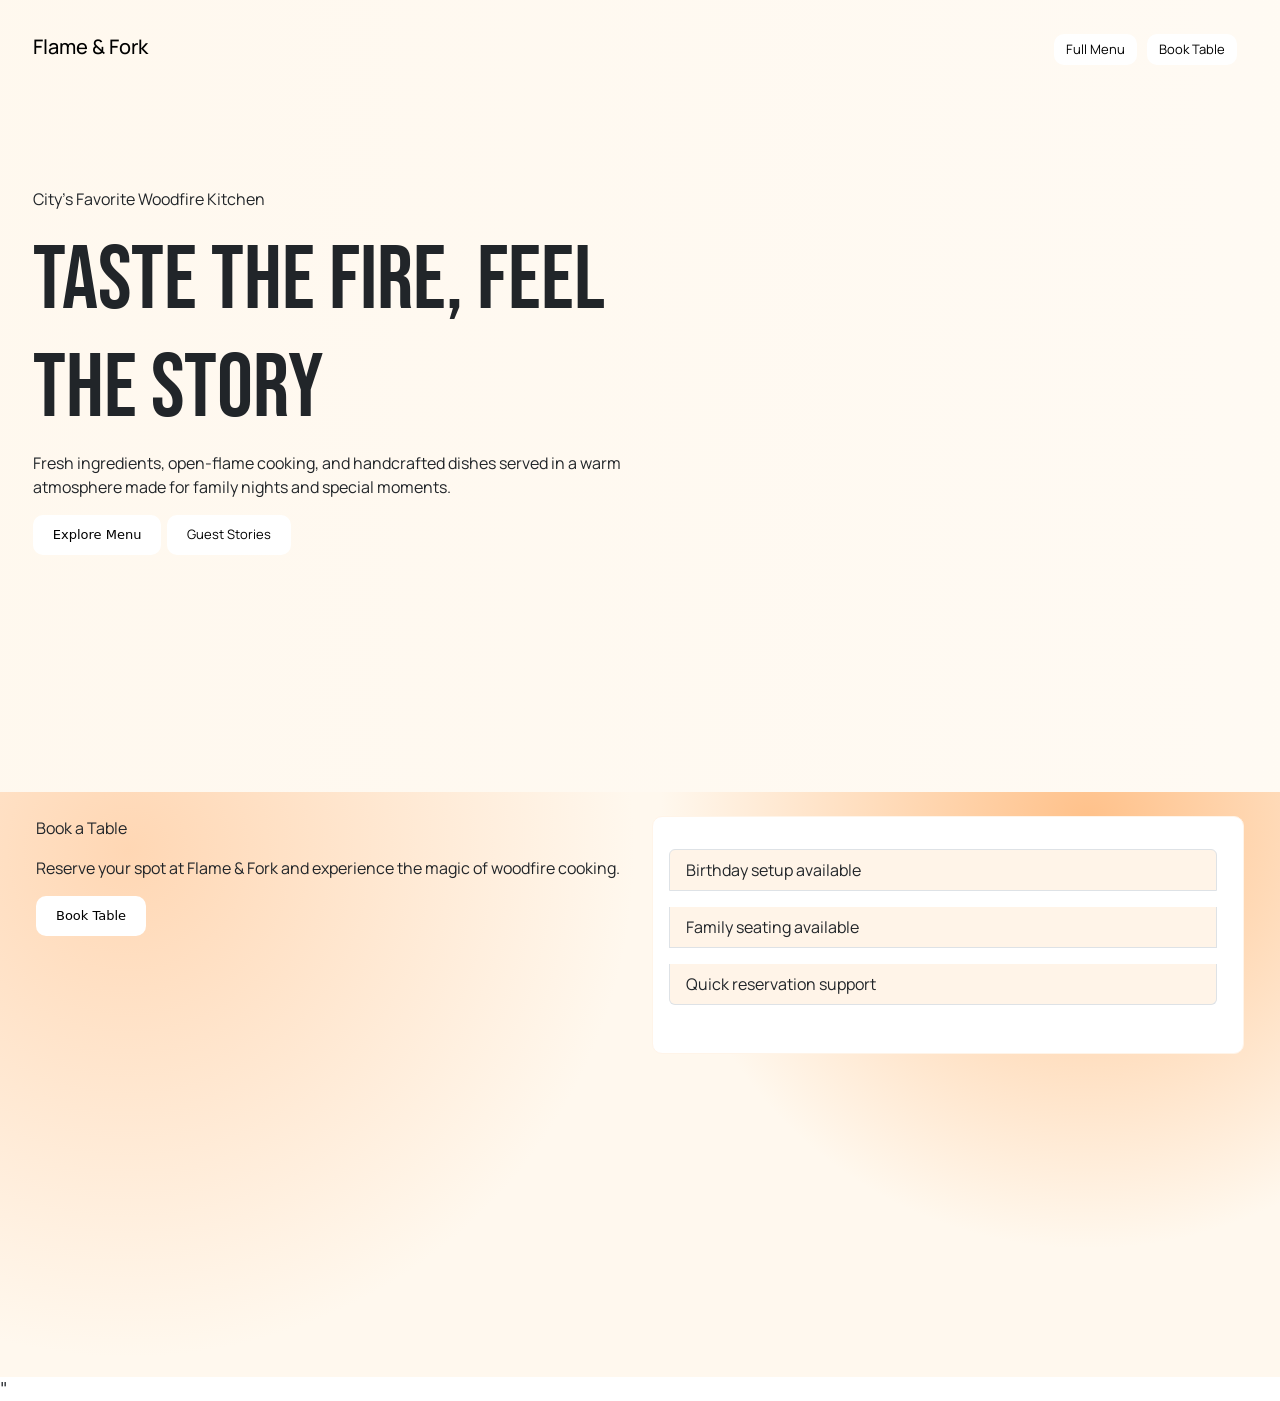
<file: Bootstrap/index.html>
<!doctype html>
<html lang="en">

<head>
    <meta charset="utf-8">
    <meta name="viewport" content="width=device-width, initial-scale=1">
    <title>Bootstrap demo</title>
    <link rel="stylesheet" href="style.css">
    <link href="https://cdn.jsdelivr.net/npm/bootstrap@5.3.8/dist/css/bootstrap.min.css" rel="stylesheet"
        integrity="sha384-sRIl4kxILFvY47J16cr9ZwB07vP4J8+LH7qKQnuqkuIAvNWLzeN8tE5YBujZqJLB" crossorigin="anonymous">
    <link rel="preconnect" href="https://fonts.googleapis.com">
    <link rel="preconnect" href="https://fonts.gstatic.com" crossorigin>
    <link href="https://fonts.googleapis.com/css2?family=Bebas+Neue&family=Manrope:wght@200..800&display=swap"
        rel="stylesheet">

    <link href="https://unpkg.com/aos@2.3.1/dist/aos.css" rel="stylesheet">
</head>

<body>


    <div id="main">
        <header class="header">
            <nav class="navbar navbar-expand-lg bg-transparent" data-aos="fade-down" data-aos-easing="linear"
                data-aos-duration="700">
                <div class="container-fluid">
                    <h3> <a class="navbar-brand" href="#">Flame & Fork</a></h3>
                    <button class="navbar-toggler" type="button" data-bs-toggle="collapse" data-bs-target="#navbarNav"
                        aria-controls="navbarNav" aria-expanded="false" aria-label="Toggle navigation">
                        <span class="navbar-toggler-icon"></span>
                    </button>
                    <div class="collapse navbar-collapse" id="navbarNav">
                        <ul class="navbar-nav ms-auto">

                            <li class="nav-item">
                                <button type="button" class="btn btn-primary" data-bs-toggle="modal"
                                    data-bs-target="#exampleModal">
                                    Full Menu
                                </button>
                            </li>

                            <li class="nav-item">
                                <button type="button" class="btn btn-primary" data-bs-toggle="modal"
                                    data-bs-target="#exampleModal">
                                    Book Table
                                </button>
                            </li>

                        </ul>
                    </div>
                </div>
            </nav>

            <div class="header-content">
                <div class="container-fluid">
                    <div class="row">
                        <div class="col-md-6">
                            <div class="header-text">
                                <p data-aos="fade-up-right" data-aos-easing="linear" data-aos-duration="800">City's
                                    Favorite Woodfire Kitchen</p>
                                <h1 data-aos="fade-up" data-aos-easing="linear" data-aos-duration="800">Taste the Fire,
                                    Feel the Story</h1>
                                <p data-aos="fade-up-left" data-aos-easing="linear" data-aos-duration="800">Fresh
                                    ingredients, open-flame cooking, and handcrafted dishes served in a warm atmosphere
                                    made for family nights and special moments.

                                </p>
                                <div class="header-btn" data-aos="fade-up" data-aos-easing="linear"
                                    data-aos-duration="800">
                                    <button>Explore Menu</button>
                                    <a href="#reservation"><button>Guest Stories</button></a>
                                </div>
                            </div>
                        </div>
                    </div>
                </div>
            </div>



        </header>

        <section id="BookATable">
            <div class="container-fluid">
                <div class="row">
                    <div class="col-md-6">
                        <div class="BookAtablecontent header-text">
                            <p>Book a Table</p>
                            <p>Reserve your spot at Flame & Fork and experience the magic of woodfire cooking.</p>
                            <button type="button" class="btn btn-primary" data-bs-toggle="modal"
                                data-bs-target="#exampleModal">
                                Book Table
                            </button>
                        </div>
                    </div>
                    <div class="col-md-6">
                        <div class="BookAtableList">
                            <ul class="list-group">
                                <li class="list-group-item">Birthday setup available

                                </li>
                                <li class="list-group-item">Family seating available

                                </li>
                                <li class="list-group-item">Quick reservation support

                                </li>
                            </ul>
                        </div>
                    </div>
                </div>
            </div>
        </section>

        "




    </div>

    <!-- Full Menu Modal -->
    <div class="modal fade" id="exampleModal" tabindex="-1" aria-labelledby="exampleModalLabel" aria-hidden="true">
        <div class="modal-dialog">
            <div class="modal-content">
                <button type="button" class="btn-close ms-auto" data-bs-dismiss="modal" aria-label="Close"></button>
                <div class="modal-header">
                    <div class="d-flex align-items-start gap-3 flex-column">
                        <div><span class="badge rounded-pill text-bg-primary">Full Menu</span></div>
                        <h1 class="modal-title fs-5" id="exampleModalLabel">All Food and Coffee Items
                        </h1>
                    </div>
                </div>
                <div class="modal-body" data-aos="fade-up" data-aos-duration="500" data-aos-easing="ease-out-cubic">
                    <div class="menu-dialog-list">
                        <article class="menu-line" data-aos="fade-right" data-aos-easing="linear" data-aos-duration="1500">
                            <div>
                                <p class="menu-line-title">Smoky Ribeye Steak</p>
                                <p class="menu-line-cat">Main Dish</p>
                            </div>
                            <div class="menu-order-controls">
                                <p class="menu-line-price">$31</p>
                                <div class="qty-box"><button type="button"
                                        class="qty-btn">-</button><span>0</span><button type="button"
                                        class="qty-btn">+</button></div>
                            </div>
                        </article>
                        <article class="menu-line" data-aos="fade-right" data-aos-easing="linear" data-aos-duration="600">
                            <div>
                                <p class="menu-line-title">Fire Roasted Salmon</p>
                                <p class="menu-line-cat">Main Dish</p>
                            </div>
                            <div class="menu-order-controls">
                                <p class="menu-line-price">$26</p>
                                <div class="qty-box"><button type="button"
                                        class="qty-btn">-</button><span>0</span><button type="button"
                                        class="qty-btn">+</button></div>
                            </div>
                        </article>
                        <article class="menu-line" data-aos="fade-right" data-aos-easing="linear" data-aos-duration="700">
                            <div>
                                <p class="menu-line-title">Truffle Mushroom Pasta</p>
                                <p class="menu-line-cat">Main Dish</p>
                            </div>
                            <div class="menu-order-controls">
                                <p class="menu-line-price">$22</p>
                                <div class="qty-box"><button type="button"
                                        class="qty-btn">-</button><span>0</span><button type="button"
                                        class="qty-btn">+</button></div>
                            </div>
                        </article>
                        <article class="menu-line" data-aos="fade-right" data-aos-easing="linear" data-aos-duration="800">
                            <div>
                                <p class="menu-line-title">Grilled Chicken Bowl</p>
                                <p class="menu-line-cat">Main Dish</p>
                            </div>
                            <div class="menu-order-controls">
                                <p class="menu-line-price">$18</p>
                                <div class="qty-box"><button type="button"
                                        class="qty-btn">-</button><span>0</span><button type="button"
                                        class="qty-btn">+</button></div>
                            </div>
                        </article>
                        <article class="menu-line" data-aos="fade-right" data-aos-easing="linear" data-aos-duration="900">
                            <div>
                                <p class="menu-line-title">Caramel Latte</p>
                                <p class="menu-line-cat">Coffee</p>
                            </div>
                            <div class="menu-order-controls">
                                <p class="menu-line-price">$7</p>
                                <div class="qty-box"><button type="button"
                                        class="qty-btn">-</button><span>0</span><button type="button"
                                        class="qty-btn">+</button></div>
                            </div>
                        </article>
                        <article class="menu-line" data-aos="fade-right" data-aos-easing="linear" data-aos-duration="1000">
                            <div>
                                <p class="menu-line-title">Iced Mocha</p>
                                <p class="menu-line-cat">Coffee</p>
                            </div>
                            <div class="menu-order-controls">
                                <p class="menu-line-price">$6</p>
                                <div class="qty-box"><button type="button"
                                        class="qty-btn">-</button><span>0</span><button type="button"
                                        class="qty-btn">+</button></div>
                            </div>
                        </article>
                        <article class="menu-line" data-aos="fade-right" data-aos-easing="linear" data-aos-duration="1100">
                            <div>
                                <p class="menu-line-title">Classic Cappuccino</p>
                                <p class="menu-line-cat">Coffee</p>
                            </div>
                            <div class="menu-order-controls">
                                <p class="menu-line-price">$5</p>
                                <div class="qty-box"><button type="button"
                                        class="qty-btn">-</button><span>0</span><button type="button"
                                        class="qty-btn">+</button></div>
                            </div>
                        </article>
                        <article class="menu-line" data-aos="fade-right" data-aos-easing="linear" data-aos-duration="1200">
                            <div>
                                <p class="menu-line-title">Spanish Cortado</p>
                                <p class="menu-line-cat">Coffee</p>
                            </div>
                            <div class="menu-order-controls">
                                <p class="menu-line-price">$6</p>
                                <div class="qty-box"><button type="button"
                                        class="qty-btn">-</button><span>0</span><button type="button"
                                        class="qty-btn">+</button></div>
                            </div>
                        </article>
                    </div>
                </div>
                <div class="modal-footer">
                    <button type="button" class="btn btn-secondary" data-bs-dismiss="modal">Close</button>
                    <button type="button" class="btn btn-primary">Save changes</button>
                </div>
            </div>
        </div>
    </div>

    <script src="https://cdn.jsdelivr.net/npm/bootstrap@5.3.8/dist/js/bootstrap.bundle.min.js"
        integrity="sha384-FKyoEForCGlyvwx9Hj09JcYn3nv7wiPVlz7YYwJrWVcXK/BmnVDxM+D2scQbITxI"
        crossorigin="anonymous"></script>
    <script src="https://unpkg.com/aos@2.3.1/dist/aos.js"></script>
    <script>
        AOS.init();

        const modalElement = document.getElementById("exampleModal");
        const modalContent = modalElement.querySelector(".modal-content");

        modalElement.addEventListener("show.bs.modal", () => {
            modalContent.classList.remove("modal-pop");
            void modalContent.offsetWidth;

            modalContent.classList.add("modal-pop");
        });

     
    </script>
</body>

</html>
</file>
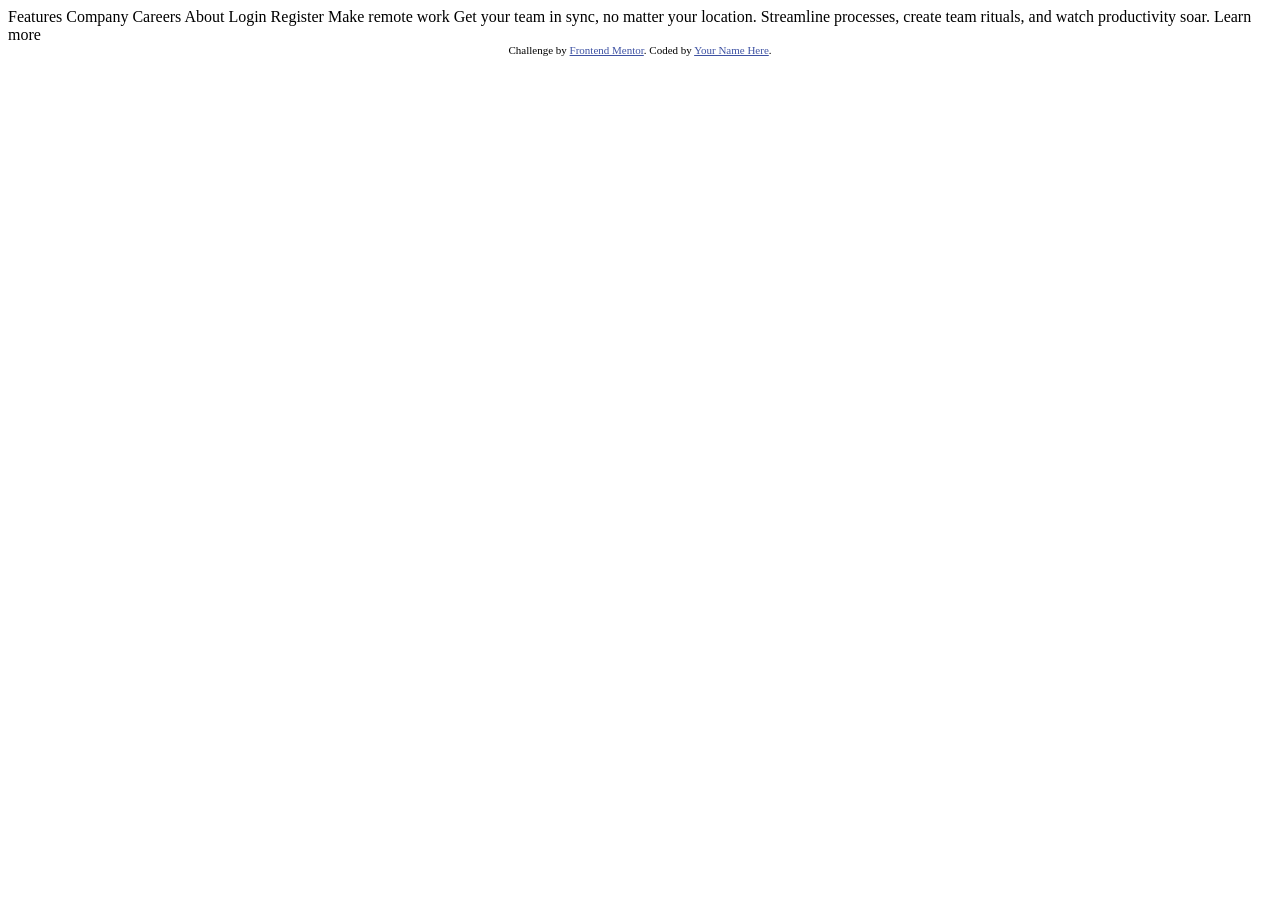
<file: intro-section-with-dropdown-navigation-main/index.html>
<!DOCTYPE html>
<html lang="en">
<head>
  <meta charset="UTF-8">
  <meta name="viewport" content="width=device-width, initial-scale=1.0"> <!-- displays site properly based on user's device -->

  <link rel="icon" type="image/png" sizes="32x32" href="./images/favicon-32x32.png">
  
  <title>Frontend Mentor | Intro section with dropdown navigation</title>

  <!-- Feel free to remove these styles or customise in your own stylesheet 👍 -->
  <style>
    .attribution { font-size: 0.6875rem; text-align: center; }
    .attribution a { color: hsl(228, 45%, 44%); }
  </style>
</head>
<body>

  Features
  Company
  Careers
  About

  Login
  Register

  Make remote work

  Get your team in sync, no matter your location. Streamline processes, 
  create team rituals, and watch productivity soar.

  Learn more
  
  <footer class="attribution">
    Challenge by <a href="https://www.frontendmentor.io?ref=challenge">Frontend Mentor</a>. 
    Coded by <a href="#">Your Name Here</a>.
  </footer>
</body>
</html>
</file>
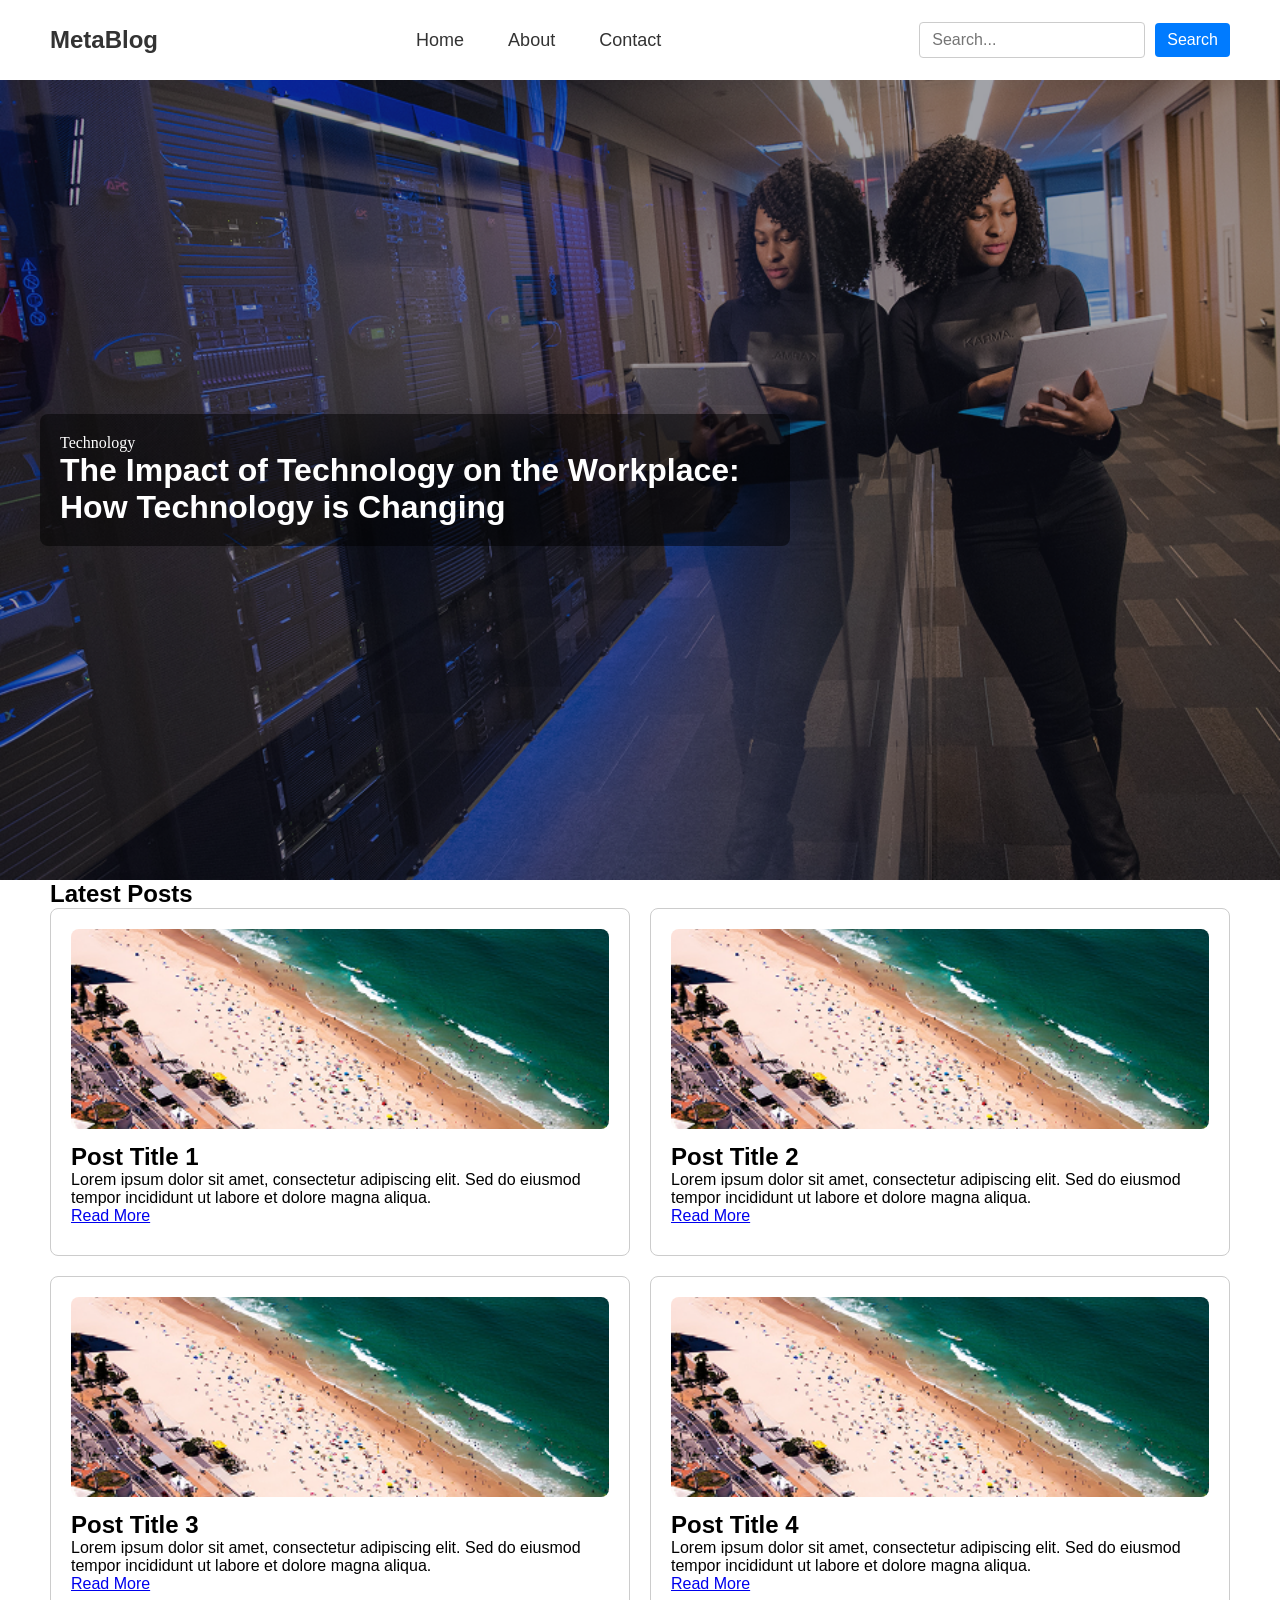
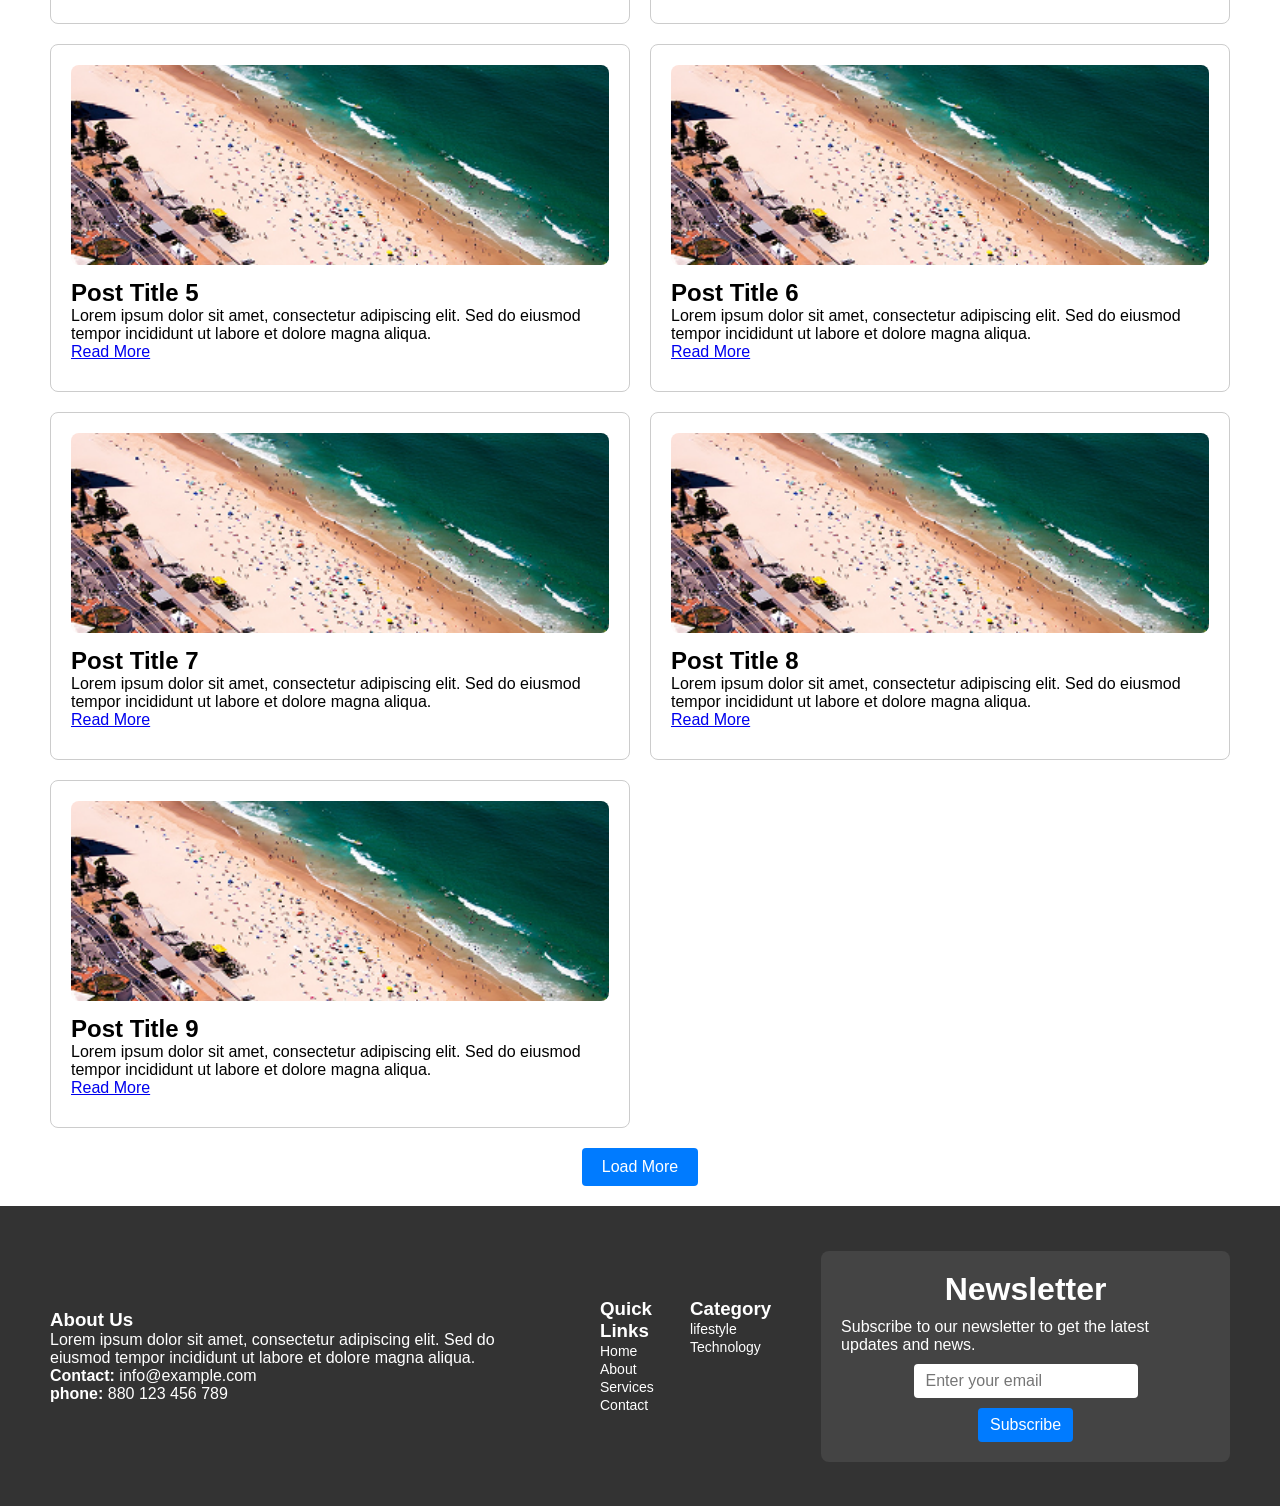
<file: last task/index.html>
<!DOCTYPE html>
<html lang="en">

<head>
    <meta charset="UTF-8">
    <meta name="viewport" content="width=device-width, initial-scale=1.0">
    <title>Document</title>
    <!-- styles -->
    <link rel="stylesheet" href="style.css">
</head>

<body>
    <div id="app">
        <nav>
            <div class="logo">
                <h1>MetaBlog</h1>
            </div>
            <ul class="nav-links">
                <li><a href="#">Home</a></li>
                <li><a href="#">About</a></li>
                <li><a href="#">Contact</a></li>
            </ul>
            <div class="search-bar">
                <input type="search" placeholder="Search...">
                <button>Search</button>
            </div>

        </nav>


        <div class="hero">
            <div class="content">
                <div>Technology</div>
                <h1>The Impact of Technology on the Workplace: How Technology 
                    is Changing</h1>

            </div>
        </div>




        <section class="blog-posts">
            <h1>Latest Posts</h1>
            <div class="grid-post">
                <div class="post">
                    <img src="./imagess.png" alt="Post Image">
                    <div class="post-content">
                        <h2>Post Title 1</h2>
                        <p>Lorem ipsum dolor sit amet, consectetur adipiscing elit. Sed do eiusmod tempor incididunt ut labore et dolore magna aliqua.</p>
                        <a href="#">Read More</a>
                    </div>
                </div>
                 <div class="post">
                    <img src="./imagess.png" alt="Post Image">
                    <div class="post-content">
                        <h2>Post Title 2</h2>
                        <p>Lorem ipsum dolor sit amet, consectetur adipiscing elit. Sed do eiusmod tempor incididunt ut labore et dolore magna aliqua.</p>
                        <a href="#">Read More</a>
                    </div>
                </div>
                 <div class="post">
                    <img src="./imagess.png" alt="Post Image">
                    <div class="post-content">
                        <h2>Post Title 3</h2>
                        <p>Lorem ipsum dolor sit amet, consectetur adipiscing elit. Sed do eiusmod tempor incididunt ut labore et dolore magna aliqua.</p>
                        <a href="#">Read More</a>
                    </div>
                </div>
                 <div class="post">
                    <img src="./imagess.png" alt="Post Image">
                    <div class="post-content">
                        <h2>Post Title 4</h2>
                        <p>Lorem ipsum dolor sit amet, consectetur adipiscing elit. Sed do eiusmod tempor incididunt ut labore et dolore magna aliqua.</p>
                        <a href="#">Read More</a>
                    </div>
                </div>
                 <div class="post">
                    <img src="./imagess.png" alt="Post Image">
                    <div class="post-content">
                        <h2>Post Title 5 </h2>
                        <p>Lorem ipsum dolor sit amet, consectetur adipiscing elit. Sed do eiusmod tempor incididunt ut labore et dolore magna aliqua.</p>
                        <a href="#">Read More</a>
                    </div>
                </div>
                 <div class="post">
                    <img src="./imagess.png" alt="Post Image">
                    <div class="post-content">
                        <h2>Post Title 6</h2>
                        <p>Lorem ipsum dolor sit amet, consectetur adipiscing elit. Sed do eiusmod tempor incididunt ut labore et dolore magna aliqua.</p>
                        <a href="#">Read More</a>
                    </div>
                </div>
                 <div class="post">
                    <img src="./imagess.png" alt="Post Image">
                    <div class="post-content">
                        <h2>Post Title 7</h2>
                        <p>Lorem ipsum dolor sit amet, consectetur adipiscing elit. Sed do eiusmod tempor incididunt ut labore et dolore magna aliqua.</p>
                        <a href="#">Read More</a>
                    </div>
                </div>
                 <div class="post">
                    <img src="./imagess.png" alt="Post Image">
                    <div class="post-content">
                        <h2>Post Title 8</h2>
                        <p>Lorem ipsum dolor sit amet, consectetur adipiscing elit. Sed do eiusmod tempor incididunt ut labore et dolore magna aliqua.</p>
                        <a href="#">Read More</a>
                    </div>
                </div>
                 <div class="post">
                    <img src="./imagess.png" alt="Post Image">
                    <div class="post-content">
                        <h2>Post Title 9</h2>
                        <p>Lorem ipsum dolor sit amet, consectetur adipiscing elit. Sed do eiusmod tempor incididunt ut labore et dolore magna aliqua.</p>
                        <a href="#">Read More</a>
                  </div>
                </div>
            </div>
            <button class="load-more">Load More</button>
        </section>


        <footer>
            <div class="footer-content">
                <div class="About">
                    <h3>About Us</h3>
                    <p>Lorem ipsum dolor sit amet, consectetur adipiscing elit. Sed do eiusmod tempor incididunt ut labore et dolore magna aliqua.</p>
                    <p><strong>Contact:</strong> info@example.com</p>
                    <p><strong>phone:</strong> 880 123 456 789</p>
                </div>
                <div class="social-media">
                    <ul>
                        <h3>Quick Links</h3>
                        <li><a href="#">Home</a></li>
                        <li><a href="#">About</a></li>
                        <li><a href="#">Services</a></li>
                        <li><a href="#">Contact</a></li>
                    </ul>
                      <ul>
                        <h3>Category</h3>
                        <li><a href="#">lifestyle</a></li>
                        <li><a href="#">Technology</a></li>
                      
                    </ul>
                </div>
                <div class="newsletter">
                    <h1>Newsletter</h1>
                    <p>Subscribe to our newsletter to get the latest updates and news.</p>
                    <input type="email" placeholder="Enter your email">
                    <button>Subscribe</button>
                </div>
            </div>
        </footer>
    </div>
</body>

</html>
</file>
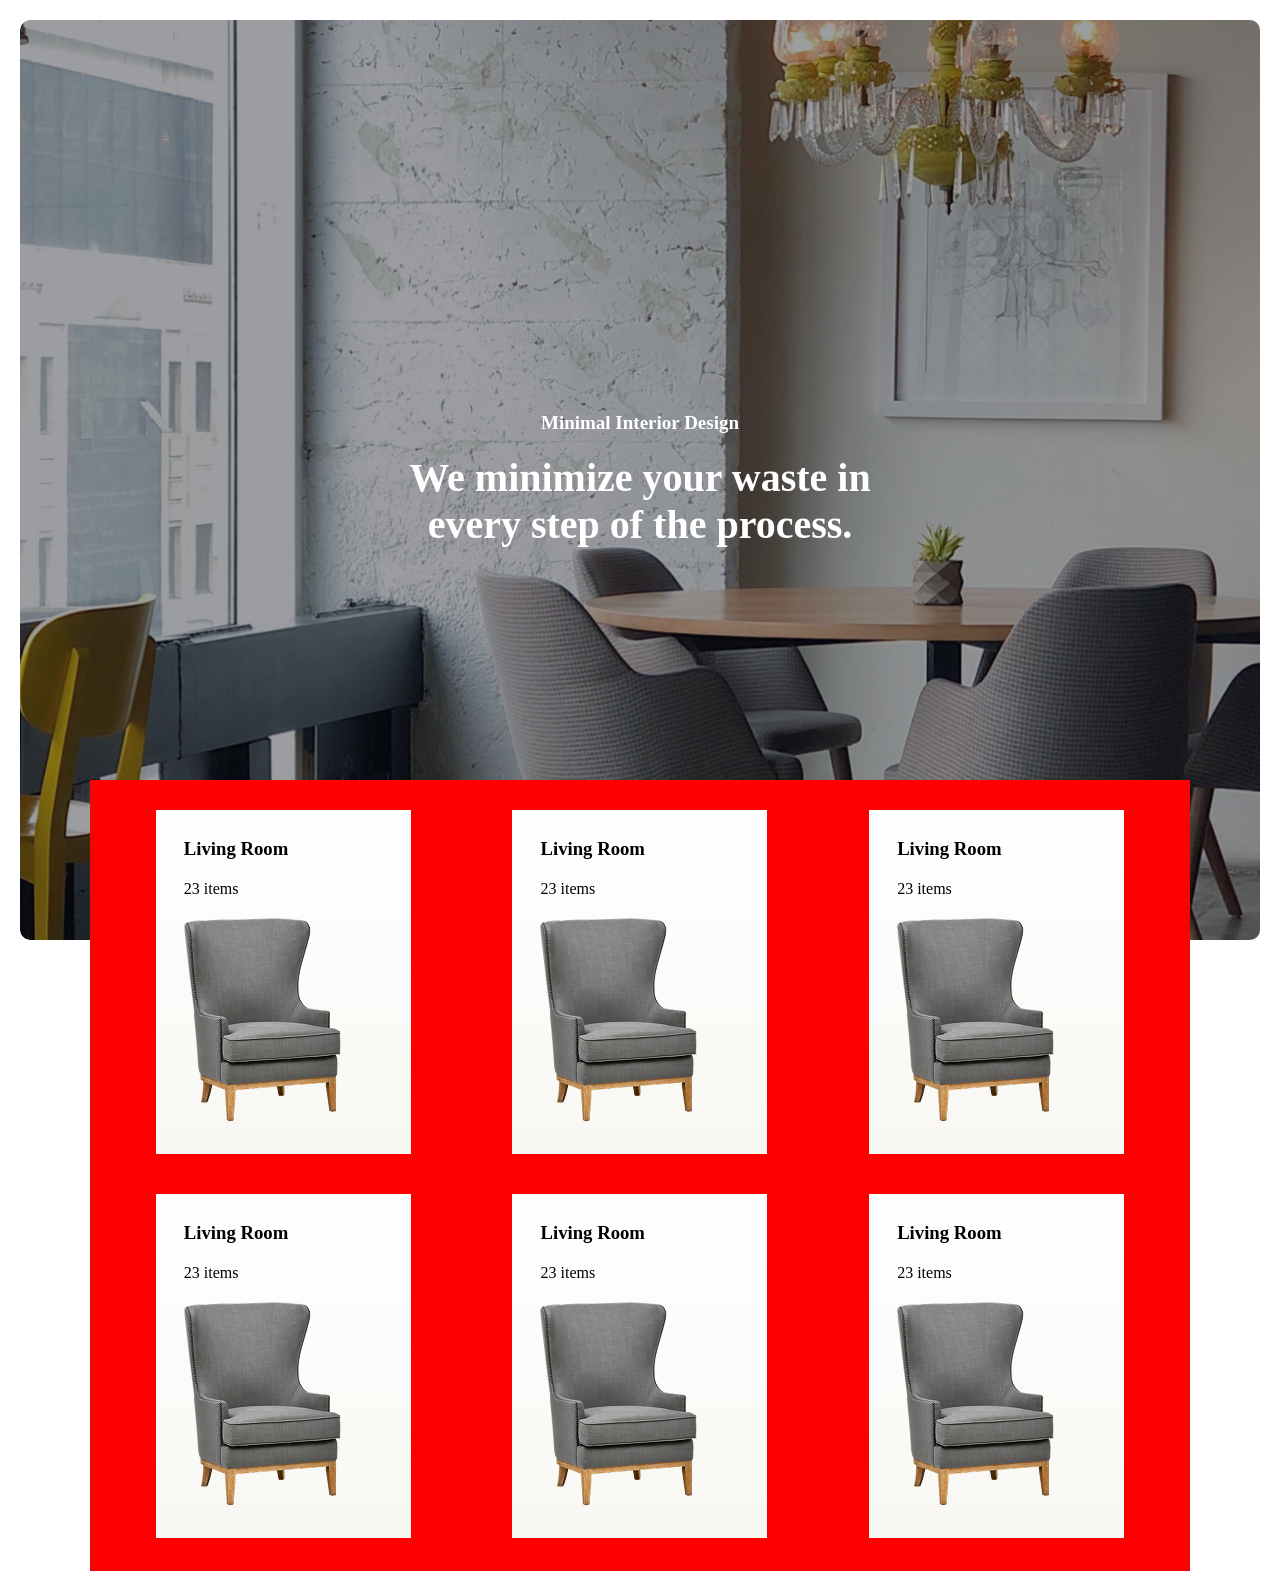
<file: 06-ECommerce/demo.html>
<!doctype html>
<html lang="en">
  <head>
    <meta charset="UTF-8" />
    <meta name="viewport" content="width=device-width, initial-scale=1.0" />
    <title>Document</title>
    <style>
      * {
        margin: 0;
        padding: 0;
        box-sizing: border-box;
        padding: 10px;
      }

      .herosection {
        width: 100%;
        height: 920px;
        /* background-color: red; */
        display: flex;
        background-image: url("./images/BG.png");
        border-radius: 10px;
        background-repeat: no-repeat;
        background-size: cover;
        justify-content: center;
        align-items: center;
        flex-direction: column;
        color: white;
        font-family: poppins;
        /* margin: 0 10px ; */
        /* margin-left: 40px; */
        /* margin-right: 40px; */
      }
      .herosection h3 {
        font-size: 19px;
      }

      .herosection h1 {
        font-size: 40px;
        width: 500px;
        text-align: center;
      }
      .productsection{
        width: 1100px;
        height: 791px;
        background-color: red;
        margin-left: auto;
        margin-right: auto;
        margin-top: -160px;
      }
      .product{
        display: flex;
        justify-content: space-around;
        padding: 20px;
        column-gap: 30px;
        row-gap: 30px;
      }
      .product-items{
        width: 255px;
        height: auto;
        background: linear-gradient(180deg, #ffffff 0%, #f8f7f3 100%);
        border-radius: 0;
        padding: 18px;
        box-sizing: border-box;
      }
    </style>
  </head>
  <body>
    <div class="herosection">
      <h3>Minimal Interior Design</h3>
      <h1>We minimize your waste in every step of the process.</h1>
    </div>

    <div class="productsection">
      <div class="product">
        <div class="product-items">
          <h3>Living Room</h3>
          <p>23 items</p>
          <img src="./images/Sofa.png" alt="" />
        </div>
         <div class="product-items">
          <h3>Living Room</h3>
          <p>23 items</p>
          <img src="./images/Sofa.png" alt="" />
        </div>
         <div class="product-items">
          <h3>Living Room</h3>
          <p>23 items</p>
          <img src="./images/Sofa.png" alt="" />
        </div>
      </div>
           <div class="product">
        <div class="product-items">
          <h3>Living Room</h3>
          <p>23 items</p>
          <img src="./images/Sofa.png" alt="" />
        </div>
         <div class="product-items">
          <h3>Living Room</h3>
          <p>23 items</p>
          <img src="./images/Sofa.png" alt="" />
        </div>
         <div class="product-items">
          <h3>Living Room</h3>
          <p>23 items</p>
          <img src="./images/Sofa.png" alt="" />
        </div>
      </div>
    </div>
  </body>
</html>
</file>
<file: Bootstrap/style.css>
.header {
  height: 88vh;
  padding: 20.8px;
  background:
    linear-gradient(90deg, rgba(255, 248, 238, 0.97), rgba(255, 248, 238, 0.7)),
    url("https://images.unsplash.com/photo-1514933651103-005eec06c04b?auto=format&fit=crop&w=1600&q=80")
      center / cover no-repeat;
}
h1,h2,h3,h4,h5,h6 {
  font-family: "Bebas Neue", sans-serif !important;
}
nav {
  font-family: "Bebas Neue", sans-serif;
}

ul li  {
  font-family: "Manrope", sans-serif;
  margin-right: 10px !important;
}

ul li button {
  background-color: white !important;
  border: none !important;
  border-radius: 10px !important;
  font-size: 13px !important;
  color: black !important;
}

ul li button:hover {
  background-color: RGBA(197, 70, 31, 0.1) !important;
  border: 1px solid RGBA(197, 70, 31) !important;
  color: RGB(95, 52, 34) !important;
}
.header-content{
    height: 65vh !important;
    display: flex !important;
    flex-direction: column !important;
    justify-content: center !important;
}
.header-text p{
  font-family: "Manrope", sans-serif;

}
button , a{
      font-family: "Manrope", sans-serif;

}
.header-text h1 {
  font-family: "Bebas Neue", sans-serif;
  font-size: 90px !important;
}
.header-text button{
 background-color: white !important;
  border: none !important;
  border-radius: 10px !important;
  font-size: 13px !important;
  color: black !important;
  padding: 10px 20px !important;
}
#BookATable{
    height: 65vh !important;
    padding: 1.5rem !important;
background:radial-gradient(circle at 10% 10%, #ffd7b4 0, rgba(255, 215, 180, 0) 40%),
    radial-gradient(circle at 85% 5%, #ffc18a 0, rgba(255, 193, 138, 0) 35%),
    #fff8ee !important;
}
.BookAtablecontent{
    /* background-color: #fffdf8 !important; */
    height: 100% !important;
}


.BookAtableList{
  background-color: #FFFF !important;
  height: 100% !important;
  width: 100% !important;
  border:1px solid #FFF4E8 !important;
  border-radius: 10px !important;
  padding: 2rem 1rem !important;

}
.list-group-item{
  margin-bottom: 1rem !important;
  background-color: #FFF4E8 !important;
}
.menu-dialog-list {
    margin-top: 0.75rem;
    max-height: min(56vh, 440px);
    overflow: auto;
    display: grid;
    gap: 0.5rem;
    padding-right: 0.25rem;
}
.menu-line {
    margin: 0;
    display: flex;
    justify-content: space-between;
    gap: 1rem;
    align-items: center;
    border: 1px solid #edd4bf;
    border-radius: 10px;
    padding: 0.65rem;
    background: #fffaf3;
}
.menu-line-cat {
    margin: 0.2rem 0 0;
    color: #7c6657;
    font-size: 0.86rem;
}
.menu-line-title {
    margin: 0;
    font-weight: 700;
}

.menu-order-controls {
    display: grid;
    justify-items: end;
    gap: 0.35rem;
}
.menu-line-price {
    margin: 0;
    color: #964124;
    font-weight: 800;
}

.qty-box {
    display: inline-flex;
    align-items: center;
    gap: 0.45rem;
    border: 1px solid #e4c8ad;
    border-radius: 999px;
    padding: 0.15rem 0.4rem;
    background: #fff;
    font-weight: 700;
}
.qty-btn {
    border: 0;
    background: #f4ddc7;
    color: #7d3e22;
    width: 1.4rem;
    height: 1.4rem;
    border-radius: 999px;
    cursor: pointer;
    font-weight: 800;
}
.modal-content {
    max-width: 100%;
    margin: 0;
    background: #fffaf3;
    border: 1px solid #edcbaa;
}
.modal-dialog{
  width: min(680px, 100%) !important;
}

.modal-pop {
  animation: modalPop 420ms cubic-bezier(0.2, 0.9, 0.28, 1);
  transform-origin: center;
}

@keyframes modalPop {
  0% {
    opacity: 0;
    transform: scale(0.86) translateY(22px);
  }

  60% {
    opacity: 1;
    transform: scale(1.02) translateY(0);
  }

  100% {
    opacity: 1;
    transform: scale(1) translateY(0);
  }
}
</file>
<file: last task/style.css>
* {
  margin: 0;
  padding: 0;
  box-sizing: border-box;
  scroll-behavior: smooth;
}

h1,
h2,
h3,
h4,
h5,
h6 {
  font-family: "Poppins", sans-serif;
}

p,
span,
a,
li,
button {
  font-family: "Roboto", sans-serif;
}

html,
body {
  width: 100%;
  height: 100%;
}

#app {
  width: 100%;
  height: 100%;
}
nav{
    width: 100%;
    height: 80px;
    background-color: #fff;
    display: flex;
    align-items: center;
    justify-content: space-between;
    padding: 0 50px;
}
.logo h1{
    font-size: 24px;
    color: #333;
}

.nav-links li {
    padding: 0 20px;
    display: inline-block;
}
.nav-links li a {
    text-decoration: none;
    color: #333;
    font-size: 18px;
    transition: color 0.3s ease;
}

.nav-links li a:hover {
    color: #007BFF;
}

.search-bar {
    display: flex;
    align-items: center;
}
.search-bar input {
    padding: 8px 12px;
    border: 1px solid #ccc;
    border-radius: 4px;
    font-size: 16px;
}
.search-bar button {
    padding: 8px 12px;
    margin-left: 10px;
    border: none;
    background-color: #007BFF;
    color: #fff;
    font-size: 16px;
    border-radius: 4px;
    cursor: pointer;
}

.search-bar button:hover {
    background-color: #0056b3;
}


.hero{
    width: 100%;
    height: 800px;
    background-image: url(./Image.png);
    background-size: cover;
    background-position: center;
    background-repeat: no-repeat;
   display: flex;
    align-items: flex-start;
    justify-content: center;
    flex-direction: column;
    padding:  0 20px;
}
.content{
    color: #fff;
    padding: 20px;
    background-color: rgba(0, 0, 0, 0.5);
    width: 80%;
    max-width: 750px;
    margin: 0 20px;
border-radius: 8px;
}



.blog-posts{
    padding: 0 50px;
}

.grid-post{
    display: grid;
    grid-template-columns: repeat(auto-fit, minmax(450px, 1fr));
    gap: 20px;
    /* padding: 0 50px; */
}
.post{
    border: 1px solid #ccc;
    padding: 20px;
    border-radius: 8px;
}

.post img{
    width: 100%;
    height: 200px;
    object-fit: cover;
    border-radius: 8px;
}
.post-content{
    padding: 10px 0;
}
.blog-posts .load-more{
    display: block;
    margin: 20px auto;
    padding: 10px 20px;
    border: none;
    background-color: #007BFF;
    color: #fff;
    font-size: 16px;
    border-radius: 4px;
    cursor: pointer;
}
.footer-content{
    width: 100%;
    height: 300px;
    background-color: #333;
    color: #fff;
    display: flex;
    align-items: center;
    justify-content: space-between;
}
.About{
    padding: 50px;
    text-align: start;
    width: 100%;
    max-width: 600px;
}
.social-media{
    display: flex;
    justify-content: center;
    gap: 20px;
    margin-right: 50px;
}
.social-media ul {
   list-style: none;
}
.social-media a {
    color: #fff;
    font-size: 14px;
    text-decoration: none;
    transition: color 0.3s ease;
}
.newsletter{
    display: flex;
    align-items: center;
    gap: 10px;
    margin-right: 50px;
    flex-direction: column;
    background-color: #444;
    padding: 20px;
    border-radius: 8px;
}

.newsletter input {
    padding: 8px 12px;
    border: none;
    border-radius: 4px;
    font-size: 16px;
}
.newsletter button {
    padding: 8px 12px;
    border: none;
    background-color: #007BFF;
    color: #fff;
    font-size: 16px;
    border-radius: 4px;
    cursor: pointer;
}
</file>
